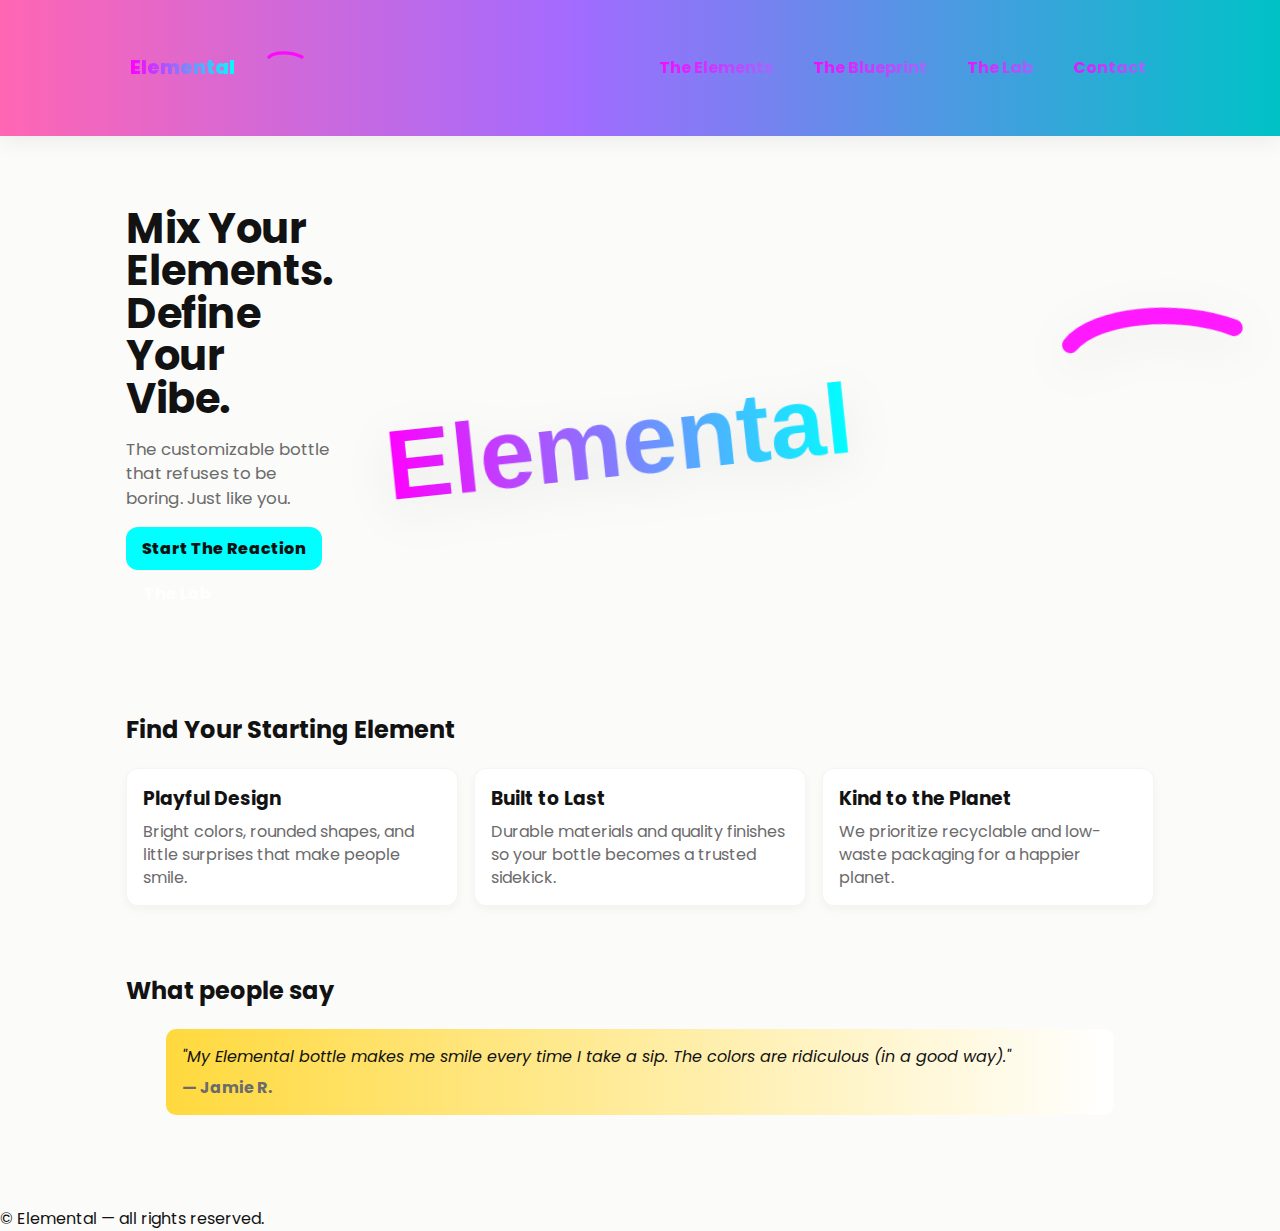
<file: index.html>
<!doctype html>
<html lang="en">
	<head>
		<meta charset="utf-8" />
		<meta name="viewport" content="width=device-width,initial-scale=1" />
		<title>Elemental — Mix Your Elements. Define Your Vibe.</title>
		<link rel="preconnect" href="https://fonts.googleapis.com">
		<link rel="preconnect" href="https://fonts.gstatic.com" crossorigin>
		<link href="https://fonts.googleapis.com/css2?family=Mulish:wght@400;600;700&family=Nunito:wght@300;400;700&family=Poppins:wght@700;800&display=swap" rel="stylesheet">
		<link rel="stylesheet" href="css/style.css" />
	</head>
	<body>
		<a class="skip-link" href="#main">Skip to content</a>
		<header class="site-header">
			<div class="container">
						<a href="index.html" class="logo-link" aria-label="Elemental home">
							<!-- inline wordmark SVG for robust gradient rendering -->
							<svg class="logo-svg" xmlns="http://www.w3.org/2000/svg" viewBox="0 0 400 80" role="img" aria-hidden="false">
								<defs>
									<linearGradient id="l1" x1="0" x2="1">
										<stop offset="0%" stop-color="#FF00FF"/>
										<stop offset="100%" stop-color="#00FFFF"/>
									</linearGradient>
								</defs>
								<text x="8" y="50" font-family="Poppins, sans-serif" font-weight="800" font-size="36" fill="url(#l1)">Elemental</text>
								<path d="M260 20 C270 10, 300 10, 320 20" stroke="#FF00FF" stroke-width="6" fill="none" stroke-linecap="round" opacity="0.9"/>
							</svg>
						</a>
									<nav aria-label="Main navigation">
										<a href="index.html">The Elements</a>
										<a href="products.html">The Blueprint</a>
										<a href="about.html">The Lab</a>
										<a href="contact.html">Contact</a>
									</nav>
			</div>
		</header>

		<main id="main" class="container">
				<section class="hero">
					<div class="hero-inner">
						<h1>Mix Your Elements. Define Your Vibe.</h1>
						<p class="lead">The customizable bottle that refuses to be boring. Just like you.</p>
						<p class="hero-ctas">
							<a class="btn teal" href="products.html">Start The Reaction</a>
							<a class="btn ghost" href="about.html">The Lab</a>
						</p>
					</div>
					<div class="hero-visual" aria-hidden="true">
						<img src="images/elemental-logo.svg" alt="" />
					</div>
				</section>

				<section class="why-elemental" aria-label="Why Elemental">
					<h2>Find Your Starting Element</h2>
					<div class="cards">
						<article class="card">
							<h3>Playful Design</h3>
							<p>Bright colors, rounded shapes, and little surprises that make people smile.</p>
						</article>

						<article class="card">
							<h3>Built to Last</h3>
							<p>Durable materials and quality finishes so your bottle becomes a trusted sidekick.</p>
						</article>

						<article class="card">
							<h3>Kind to the Planet</h3>
							<p>We prioritize recyclable and low-waste packaging for a happier planet.</p>
						</article>
					</div>
				</section>

				<section class="testimonials" aria-label="Customer testimonials">
					<h2>What people say</h2>
					<blockquote class="testimonial">
						"My Elemental bottle makes me smile every time I take a sip. The colors are ridiculous (in a good way)."
						<cite>— Jamie R.</cite>
					</blockquote>
				</section>
		</main>

		<footer class="site-footer">
			<p>&copy; Elemental — all rights reserved.</p>
		</footer>

		<script src="js/main.js"></script>
	</body>
</html>
</file>
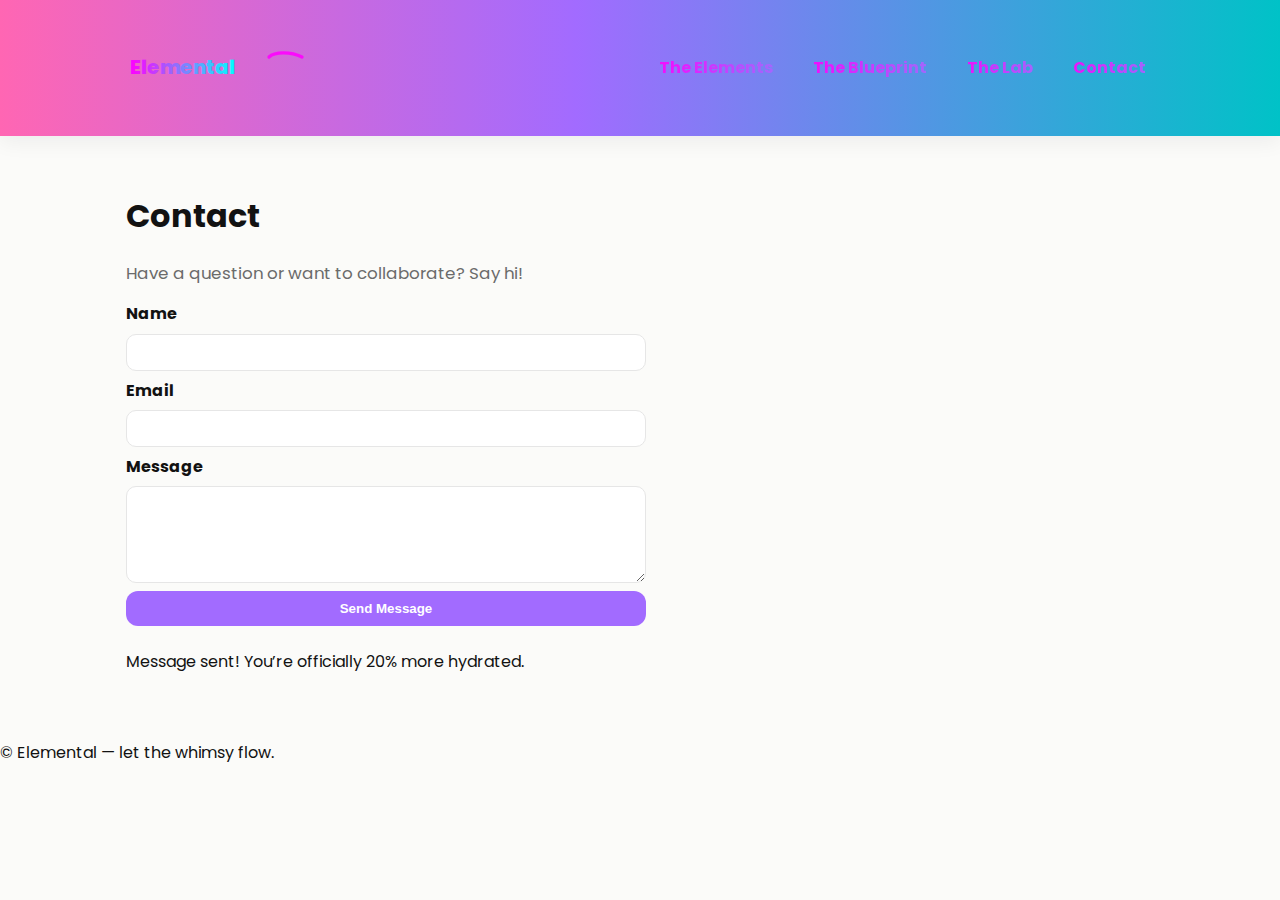
<file: contact.html>
<!doctype html>
<html lang="en">
	<head>
		<meta charset="utf-8" />
		<meta name="viewport" content="width=device-width,initial-scale=1" />
		<title>Contact — Elemental</title>
		<link rel="stylesheet" href="css/style.css" />
		<link rel="preconnect" href="https://fonts.googleapis.com">
		<link rel="preconnect" href="https://fonts.gstatic.com" crossorigin>
		<link href="https://fonts.googleapis.com/css2?family=Mulish:wght@400;600;700&family=Nunito:wght@300;400;700&family=Poppins:wght@700;800&display=swap" rel="stylesheet">
	</head>
	<body>
		<a class="skip-link" href="#main">Skip to content</a>
		<header class="site-header">
			<div class="container">
									<a href="index.html" class="logo-link" aria-label="Elemental home">
										<svg class="logo-svg" xmlns="http://www.w3.org/2000/svg" viewBox="0 0 400 80" role="img" aria-hidden="false">
											<defs>
												<linearGradient id="l1" x1="0" x2="1">
													<stop offset="0%" stop-color="#FF00FF"/>
													<stop offset="100%" stop-color="#00FFFF"/>
												</linearGradient>
											</defs>
											<text x="8" y="50" font-family="Poppins, sans-serif" font-weight="800" font-size="36" fill="url(#l1)">Elemental</text>
											<path d="M260 20 C270 10, 300 10, 320 20" stroke="#FF00FF" stroke-width="6" fill="none" stroke-linecap="round" opacity="0.9"/>
										</svg>
									</a>
						<nav aria-label="Main navigation">
							<a href="index.html">The Elements</a>
							<a href="products.html">The Blueprint</a>
							<a href="about.html">The Lab</a>
							<a href="contact.html">Contact</a>
						</nav>
			</div>
		</header>

		<main id="main" class="container">
			<h1>Contact</h1>
			<p class="lead">Have a question or want to collaborate? Say hi!</p>

			<form id="contact-form" class="contact-form" novalidate>
				<label for="name">Name</label>
				<input id="name" name="name" type="text" required />

				<label for="email">Email</label>
				<input id="email" name="email" type="email" required />

				<label for="message">Message</label>
				<textarea id="message" name="message" rows="5" required></textarea>

				<button type="submit" class="btn">Send Message</button>
				<p id="contact-success" role="status" aria-live="polite" class="hidden">Message sent! You’re officially 20% more hydrated.</p>
			</form>
		</main>

		<footer class="site-footer">
			<p>&copy; Elemental — let the whimsy flow.</p>
		</footer>

		<script src="js/main.js"></script>
	</body>
</html>
</file>
<file: css/style.css>
:root{
	/* Consolidated Jester/Creator palette */
	--pink: #FF66B3;    /* playful electric pink */
	--v-pink: #FF00FF;  /* accent bright pink */
	--teal: #00C2C7;    /* bright teal */
	--v-teal: #00FFFF;  /* vibrant cyan/teal used for highlights */
	--yellow: #FFD93D;  /* sunny highlight */
	--purple: #A26BFF;  /* secondary accent */
	--bg: #FBFBF9;      /* page background */
	--card-bg: #FFFFFF;  /* card background */
	--text: #121212;    /* primary text */
	--muted: #6b6b6b;
	--card-shadow: rgba(14,21,47,0.06);
}

*{box-sizing:border-box}
html,body{height:100%}
body{font-family:'Poppins', 'Nunito', system-ui, -apple-system, sans-serif;line-height:1.45;color:var(--text);background:var(--bg);margin:0;-webkit-font-smoothing:antialiased}
.container{max-width:1100px;margin:0 auto;padding:36px}

/* Header (sticky) */
.site-header{position:sticky;top:0;z-index:60;padding:10px 0;background:linear-gradient(90deg,var(--pink) 0%, var(--purple) 45%, var(--teal) 100%);color:#fff;box-shadow:0 6px 20px rgba(16,24,40,0.06)}
.site-header .container{display:flex;align-items:center;justify-content:space-between;gap:12px}
.logo{height:44px}
/* inline SVG logo sizing */
.logo-link{display:inline-flex;align-items:center}
.logo-svg{height:44px;width:auto;display:block}
/* Gradient text for nav links */
nav a{margin-left:20px;text-decoration:none;font-weight:700;opacity:0.95;padding:6px 8px;border-radius:8px;display:inline-block}
/* Gradient text: use -webkit-text-fill-color for broader WebKit support and ensure the element is inline-block */
nav a, .site-header .brand-text{background:linear-gradient(90deg,var(--v-pink),var(--purple),var(--v-teal));background-size:200% auto;-webkit-background-clip:text;background-clip:text;-webkit-text-fill-color:transparent;color:transparent}
nav a:hover{opacity:1;text-decoration:none;background:linear-gradient(90deg,var(--pink),var(--purple),var(--teal));-webkit-background-clip:text;background-clip:text;-webkit-text-fill-color:transparent;color:transparent}
/* Make selected text visible against header background */
nav a::selection, .site-header .brand-text::selection{background:rgba(255,255,255,0.18);color:#fff}

/* Hero */
.hero{display:flex;align-items:center;gap:28px;padding:36px 0}
.hero-inner{flex:1}
.hero h1{font-family:'Poppins', 'Nunito', sans-serif;font-size:2.6rem;margin:0 0 12px;letter-spacing:-0.5px;line-height:1.02}
.hero h1.gradient{background:linear-gradient(90deg,var(--v-pink),var(--purple),var(--v-teal));-webkit-background-clip:text;background-clip:text;color:transparent}
.lead{color:var(--muted);font-size:1.05rem}
.hero-ctas .btn{margin-right:10px}
.hero-visual img{height:220px;transform:rotate(-6deg);filter:drop-shadow(0 12px 24px rgba(0,0,0,0.08))}

/* Buttons */
.btn{background:var(--purple);color:#fff;border:none;padding:10px 16px;border-radius:12px;cursor:pointer;font-weight:800;display:inline-block;text-decoration:none}
.btn.ghost{background:transparent;border:2px solid rgba(255,255,255,0.18)}
.btn:hover{transform:translateY(-4px);box-shadow:0 10px 20px rgba(162,107,255,0.14)}
.btn.teal{background:var(--v-teal);color:var(--text)}
.btn.pink{background:var(--v-pink);color:#fff}

/* Why Elemental cards */
.why-elemental{padding:24px 0}
.cards{display:grid;grid-template-columns:repeat(3,1fr);gap:18px;margin-top:18px}
.card{background:var(--card-bg);border-radius:14px;padding:20px;border:1px solid rgba(0,0,0,0.04);box-shadow:0 8px 20px var(--card-shadow)}
.card h3{margin:0 0 8px}
.card p{color:var(--muted);margin:0}

/* Testimonials */
.testimonials{padding:28px 0}
.testimonial{background:linear-gradient(90deg,var(--yellow),#fff);padding:18px;border-radius:12px;font-style:italic;color:var(--text)}
.testimonial cite{display:block;margin-top:8px;font-style:normal;font-weight:700;color:var(--muted)}

/* Forms */
.contact-form{display:grid;gap:8px;max-width:520px}
label{font-weight:700}
input,textarea{padding:10px;border-radius:10px;border:1px solid #e6e6e6}

/* Accessibility */
.skip-link{position:absolute;left:-9999px;top:auto;width:1px;height:1px;overflow:hidden}
.skip-link:focus{left:12px;top:12px;width:auto;height:auto;background:#000;color:#fff;padding:8px 10px;border-radius:6px}

/* Responsive */
@media (max-width:880px){
  .container{padding:20px}
  .hero{flex-direction:column;text-align:center}
  .hero-visual img{height:160px}
  .site-header .container{padding:0 6px}
}

@media (max-width:700px){
	.cards{grid-template-columns:1fr}
}

/* doodle divider */
.divider img{width:100%;height:48px;display:block}

/* Customizer */
.customizer{background:var(--card-bg);padding:28px 24px;border-radius:14px;margin:28px auto;max-width:1100px}
.customizer-grid{display:grid;grid-template-columns:320px 1fr;gap:20px;align-items:start}
.preview img{width:100%;max-width:280px;display:block;margin:0 auto}
.preview-label{text-align:center;margin-top:8px;font-weight:700}
.controls .control-row{display:flex;gap:10px;align-items:center;margin-bottom:12px}
.swatch{width:36px;height:36px;border-radius:8px;border:2px solid rgba(0,0,0,0.06);cursor:pointer}
.note{color:var(--muted)}

/* Sticky purchase CTA */
#purchase-cta{position:fixed;right:18px;bottom:18px;border-radius:999px;padding:14px 18px;z-index:999;box-shadow:0 10px 30px rgba(0,0,0,0.12);background:linear-gradient(90deg,var(--v-pink),var(--v-teal));color:#fff}

@media (max-width:880px){
	.customizer-grid{grid-template-columns:1fr}
	#purchase-cta{right:12px;left:12px;bottom:14px}
}

.why-elemental .cards{display:grid;grid-template-columns:repeat(3,1fr);gap:16px;margin-top:12px}
.card{background:var(--card-bg);border-radius:12px;padding:16px;box-shadow:0 4px 10px rgba(0,0,0,0.04)}

/* Products grid and image sizing */
.products-grid{display:grid;grid-template-columns:repeat(auto-fit,minmax(240px,1fr));gap:20px;margin-top:18px;align-items:start;justify-items:center}
.product{background:var(--card-bg);padding:18px;border-radius:12px;display:flex;flex-direction:column;align-items:center;gap:10px;border:1px solid rgba(0,0,0,0.04);box-shadow:0 6px 18px rgba(14,21,47,0.04);min-height:420px}
.product img{width:auto;max-width:90%;height:320px;max-height:420px;object-fit:contain;display:block;margin:0 auto}
.product h3{margin:6px 0}
.product .price{font-weight:800;margin:6px 0}

@media (max-width:880px){
	.products-grid{grid-template-columns:repeat(auto-fit,minmax(200px,1fr))}
	.product{min-height:360px}
	.product img{height:260px}
}

@media (max-width:520px){
	.products-grid{grid-template-columns:1fr}
	.product img{height:220px}
	.product{min-height:320px}
}

/* testimonials */
.testimonials{padding:24px 0}
.testimonial{background:linear-gradient(90deg,var(--yellow),#fff);padding:16px;border-radius:10px;font-style:italic}
.testimonial cite{display:block;margin-top:8px;font-style:normal;font-weight:700}

@media (max-width:700px){
	.hero{flex-direction:column;text-align:center}
	.hero-visual img{height:120px}
	.why-elemental .cards{grid-template-columns:1fr}
}

/* Products grid: ensure product preview images are reasonably sized
   Display the SVGs at ~half their original display width while
   preserving aspect ratio and centering within the card. */
.products-grid .product img{
	width:150px;
	max-width:100%;
	height:auto;
	display:block;
	margin:0 auto 12px;
}
</file>
